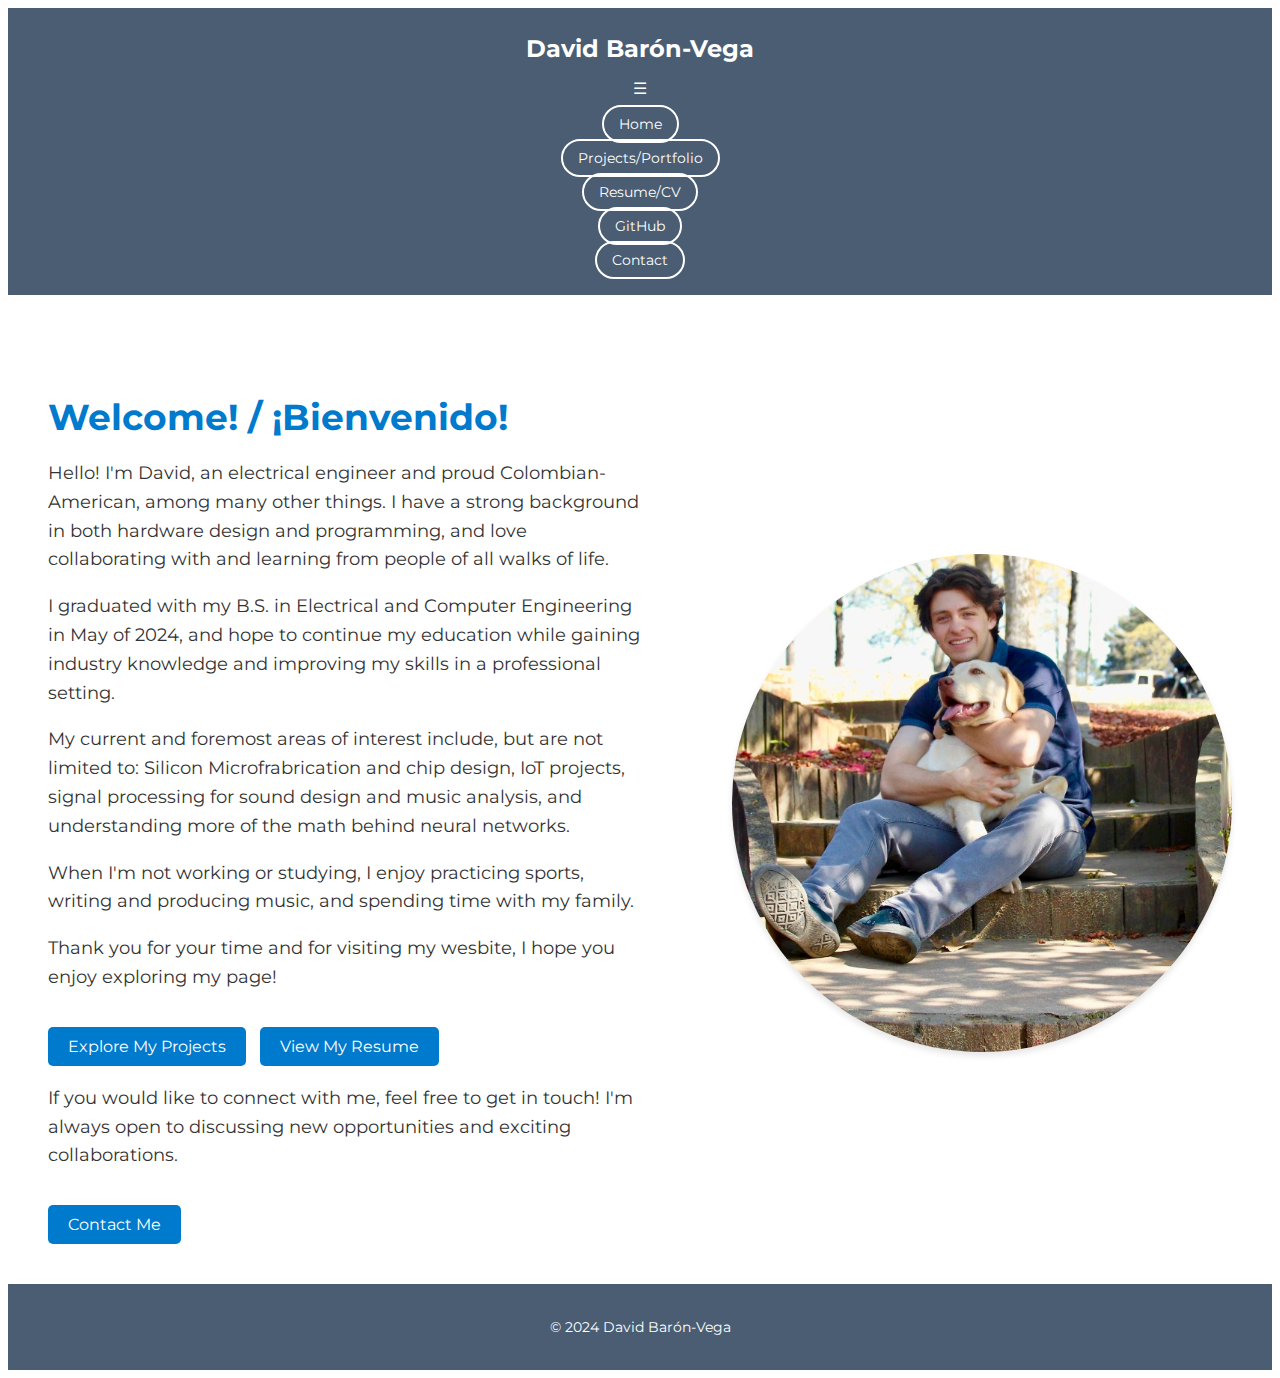
<file: index.html>
<!DOCTYPE html>
<html lang="en">
<head>
    <!-- Google tag (gtag.js) -->
<script async src="https://www.googletagmanager.com/gtag/js?id=G-XN1965XW3L"></script>
<script>
  window.dataLayer = window.dataLayer || [];
  function gtag(){dataLayer.push(arguments);}
  gtag('js', new Date());

  gtag('config', 'G-XN1965XW3L');
</script>
    <link rel="stylesheet" href="styles.css">
    <meta charset="UTF-8">
    <meta name="viewport" content="width=device-width, initial-scale=1.0">
    <title>David Barón-Vega/Home</title>
</head>
<body>
    <header>
        <h1>David Barón-Vega</h1>
        <!-- Add a menu icon for mobile devices -->
        <div class="menu-icon" onclick="toggleMenu()">☰</div>
        <nav id="main-nav">
            <ul>
                <li><a href="index.html">Home</a></li>
                <li><a href="projects.html">Projects/Portfolio</a></li>
                <li><a href="cv-resume.html">Resume/CV</a></li>
                <li><a href="https://github.com/davidbaronvega" target="_blank">GitHub</a></li>
                <li><a href="contact.html">Contact</a></li>
            </ul>
        </nav>
    </header>
    <main>
        <section id="intro">
            <div class="intro-container">
                <div class="intro-text">        
                <h2>Welcome! / ¡Bienvenido!</h2>
                <p>Hello! I'm David, an electrical engineer and proud Colombian-American, among many other things. I have a strong background in both hardware design and programming, and love collaborating with and learning from people of all walks of life.</p>
                <p>I graduated with my B.S. in Electrical and Computer Engineering in May of 2024, and hope to continue my education while gaining industry knowledge and improving my skills in a professional setting.</p>
                <p>My current and foremost areas of interest include, but are not limited to: Silicon Microfrabrication and chip design, IoT projects, signal processing for sound design and music analysis, and understanding more of the math behind neural networks. </p>
                <p>When I'm not working or studying, I enjoy practicing sports, writing and producing music, and spending time with my family.</p>
                <p>Thank you for your time and for visiting my wesbite, I hope you enjoy exploring my page!</p>
                <a href="projects.html" class="cta-button">Explore My Projects</a>
                <a href="cv-resume.html" class="cta-button">View My Resume</a>
                <p>If you would like to connect with me, feel free to get in touch! I'm always open to discussing new opportunities and exciting collaborations.</p>
                <a href="contact.html" class="cta-button">Contact Me</a>
            </div>
            <div class="intro-image">
                <img src="images/img1.jpeg" alt="David Barón-Vega">
            </div>
        </div>
        </section>
    </main>

    <footer>
        <p>&copy; 2024 David Barón-Vega</p>
    </footer>
    <script src="scripts.js"></script>
</body>
</html>
</file>
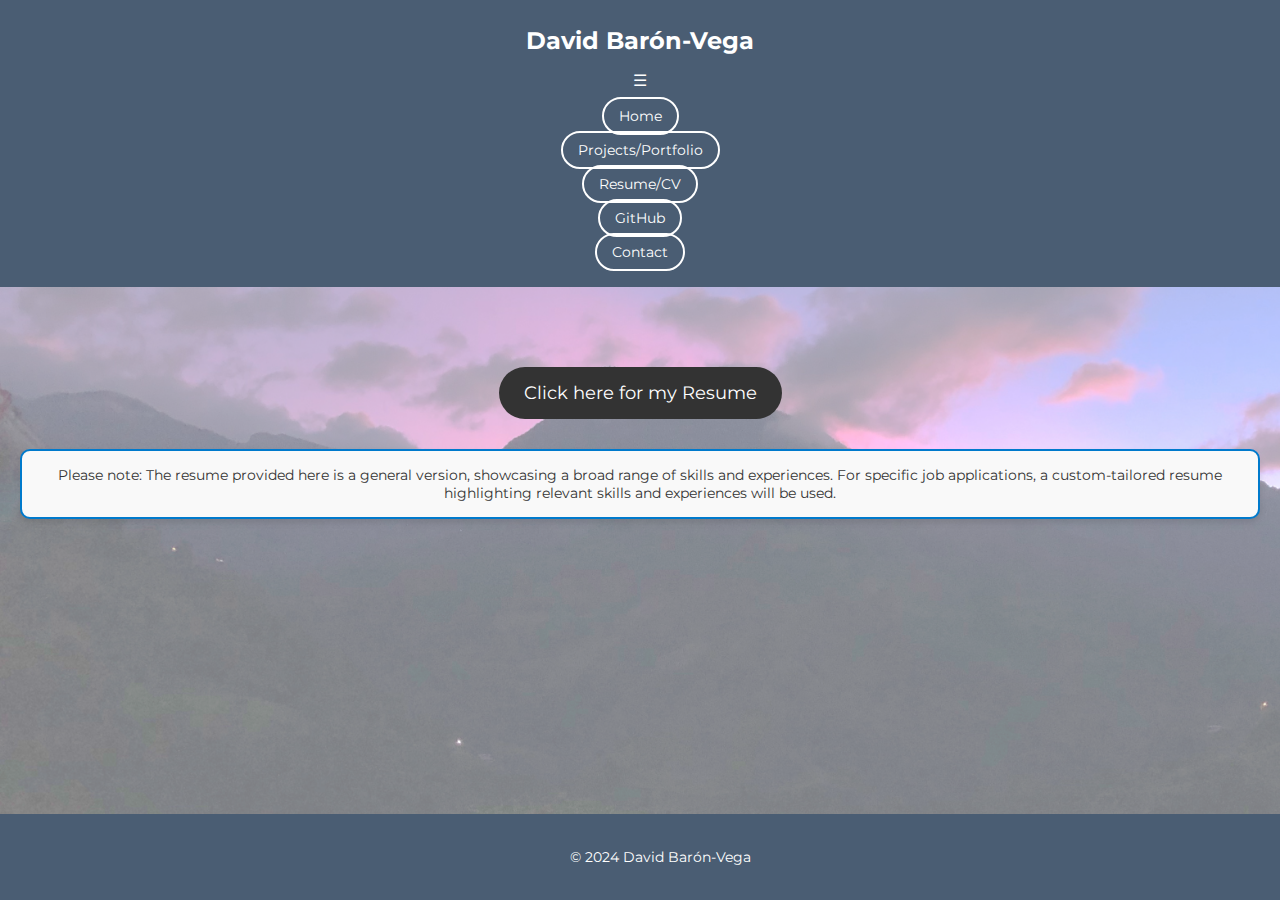
<file: cv-resume.html>
<!DOCTYPE html>
<html lang="en">
<head>
    <!-- Google tag (gtag.js) -->
<script async src="https://www.googletagmanager.com/gtag/js?id=G-XN1965XW3L"></script>
<script>
  window.dataLayer = window.dataLayer || [];
  function gtag(){dataLayer.push(arguments);}
  gtag('js', new Date());

  gtag('config', 'G-XN1965XW3L');
</script>
    <link rel="stylesheet" href="styles.css">
    <meta charset="UTF-8">
    <meta name="viewport" content="width=device-width, initial-scale=1.0">
    <title>David Barón-Vega/CV & Resume</title>
</head>
<body class="resume-page">
    <header>
        <h1>David Barón-Vega</h1>
        <!-- Adding a menu icon for mobile devices -->
        <div class="menu-icon" onclick="toggleMenu()">☰</div>
        <nav id="main-nav">
            <ul>
                <li><a href="index.html">Home</a></li>
                <li><a href="projects.html">Projects/Portfolio</a></li>
                <li><a href="cv-resume.html">Resume/CV</a></li>
                <li><a href="https://github.com/davidbaronvega" target="_blank">GitHub</a></li>
                <li><a href="contact.html">Contact</a></li>
            </ul>
        </nav>
    </header>
    <main>
        <div class="button-container">
            <a href="docs/Resume.BaronVega.David.pdf" target="_blank" class="btn">Click here for my Resume</a>
           <!--
            -->
            <!-- <a href="docs/CV.Baronvega.David.pdf" target="_blank" class="btn">Click here for my CV</a> -->
            <p class="note">Please note: The resume provided here is a general version, showcasing a broad range of skills and experiences. For specific job applications, a custom-tailored resume highlighting relevant skills and experiences will be used.</p>
        </div>
    </main>

    <footer>
        <p>&copy; 2024 David Barón-Vega</p>
    </footer>

    <script src="scripts.js"></script>
</body>
</html>
</file>
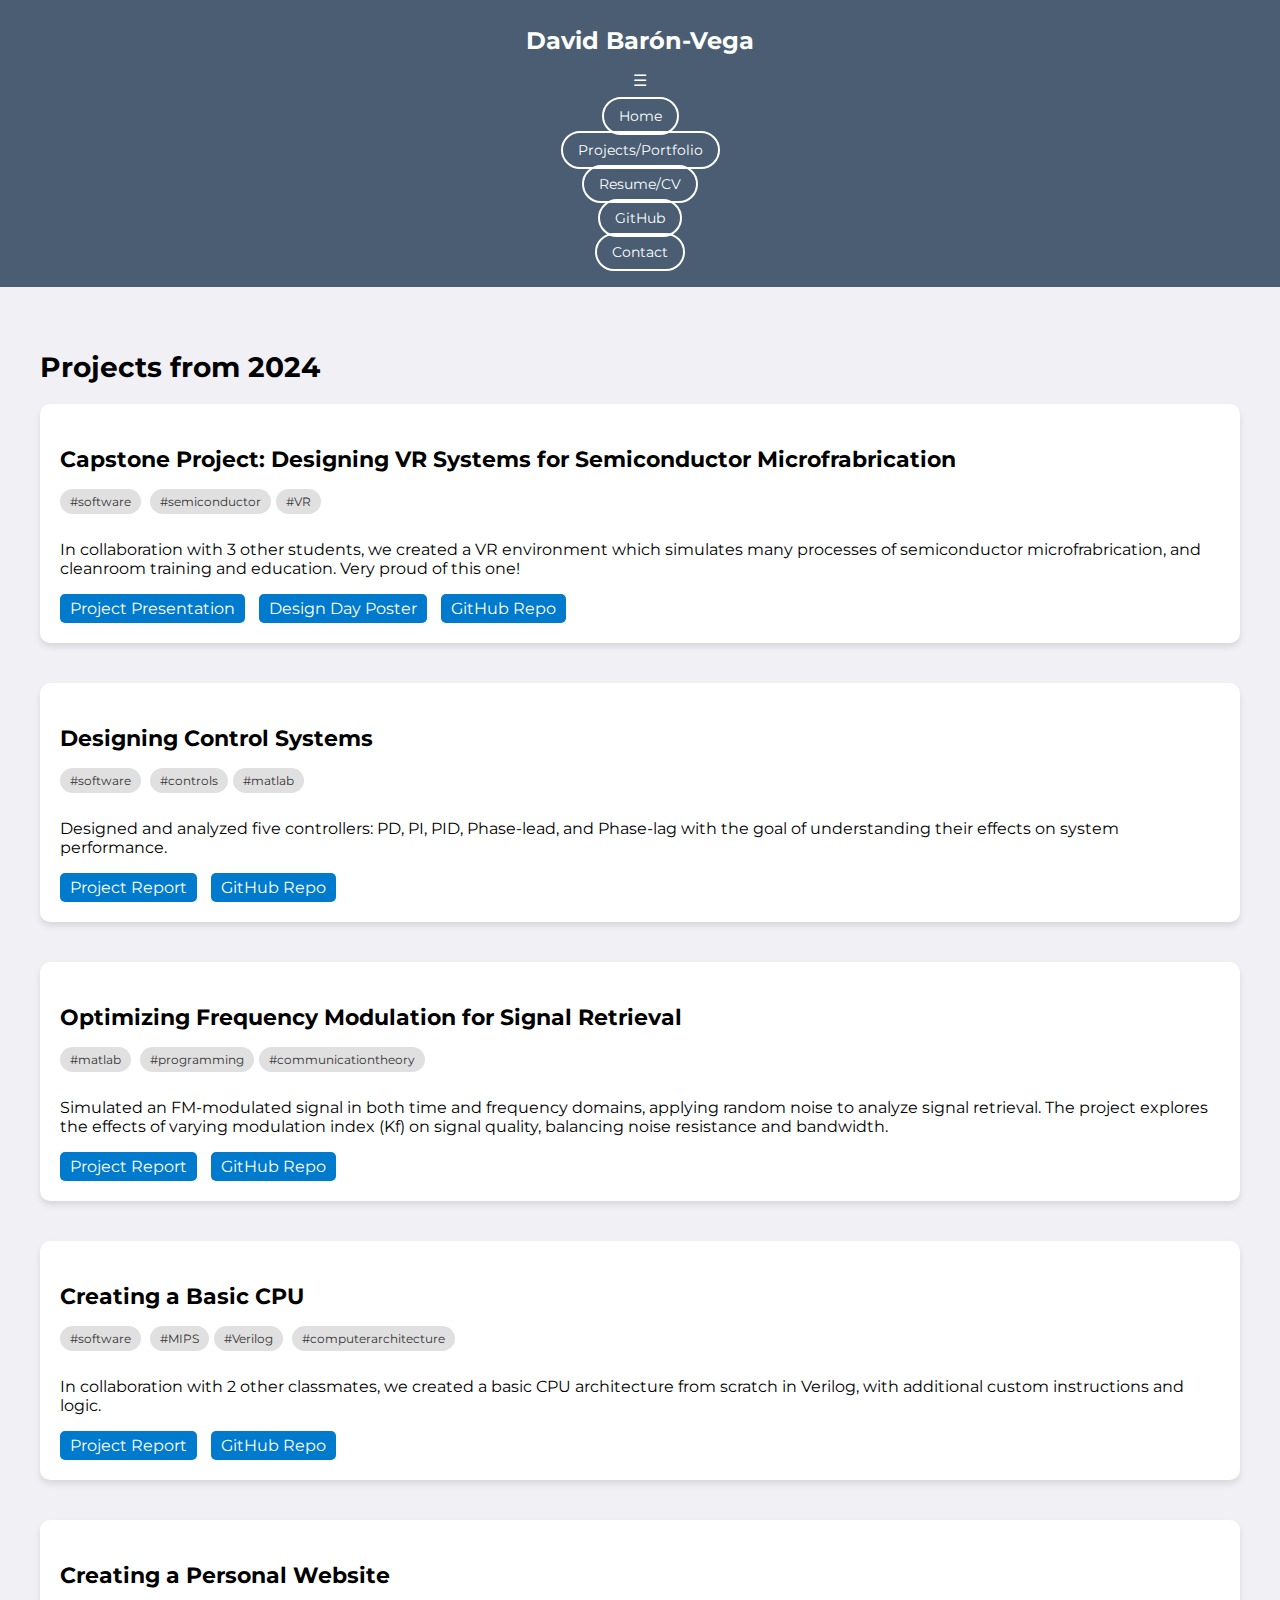
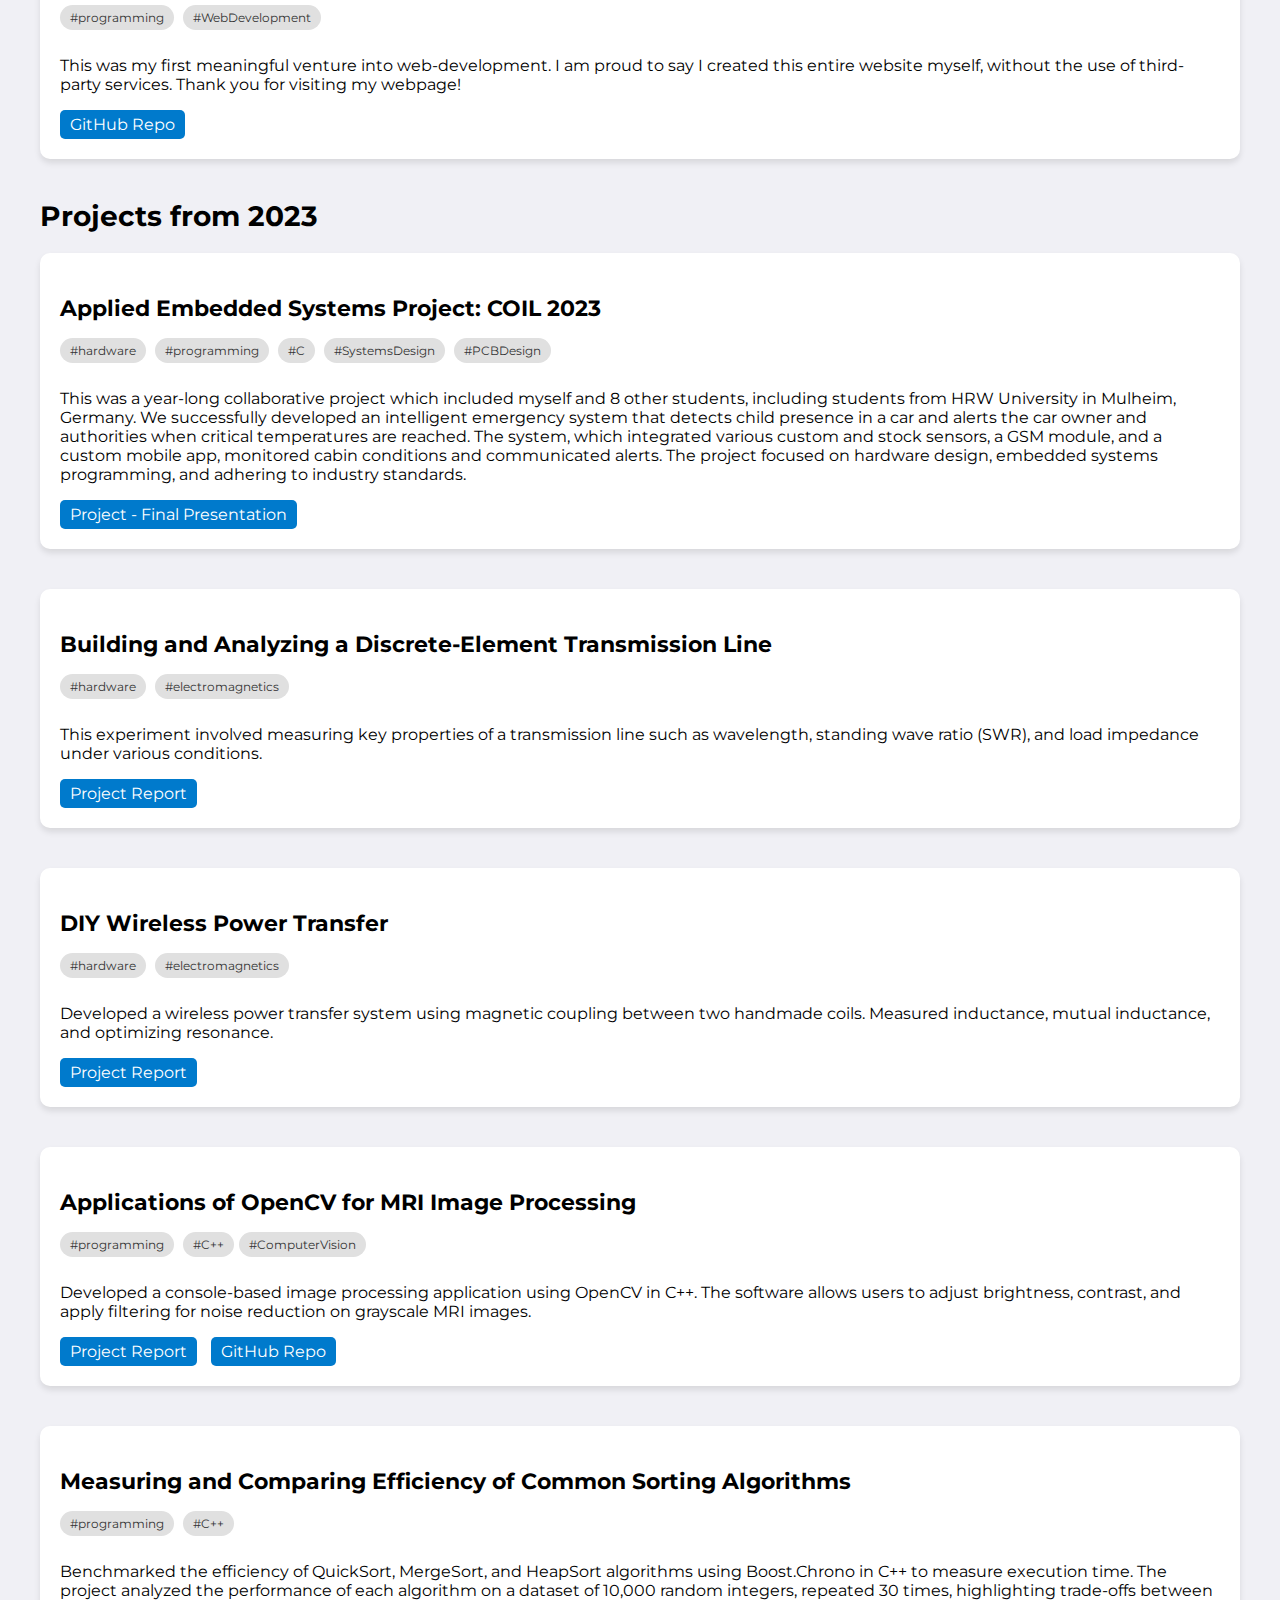
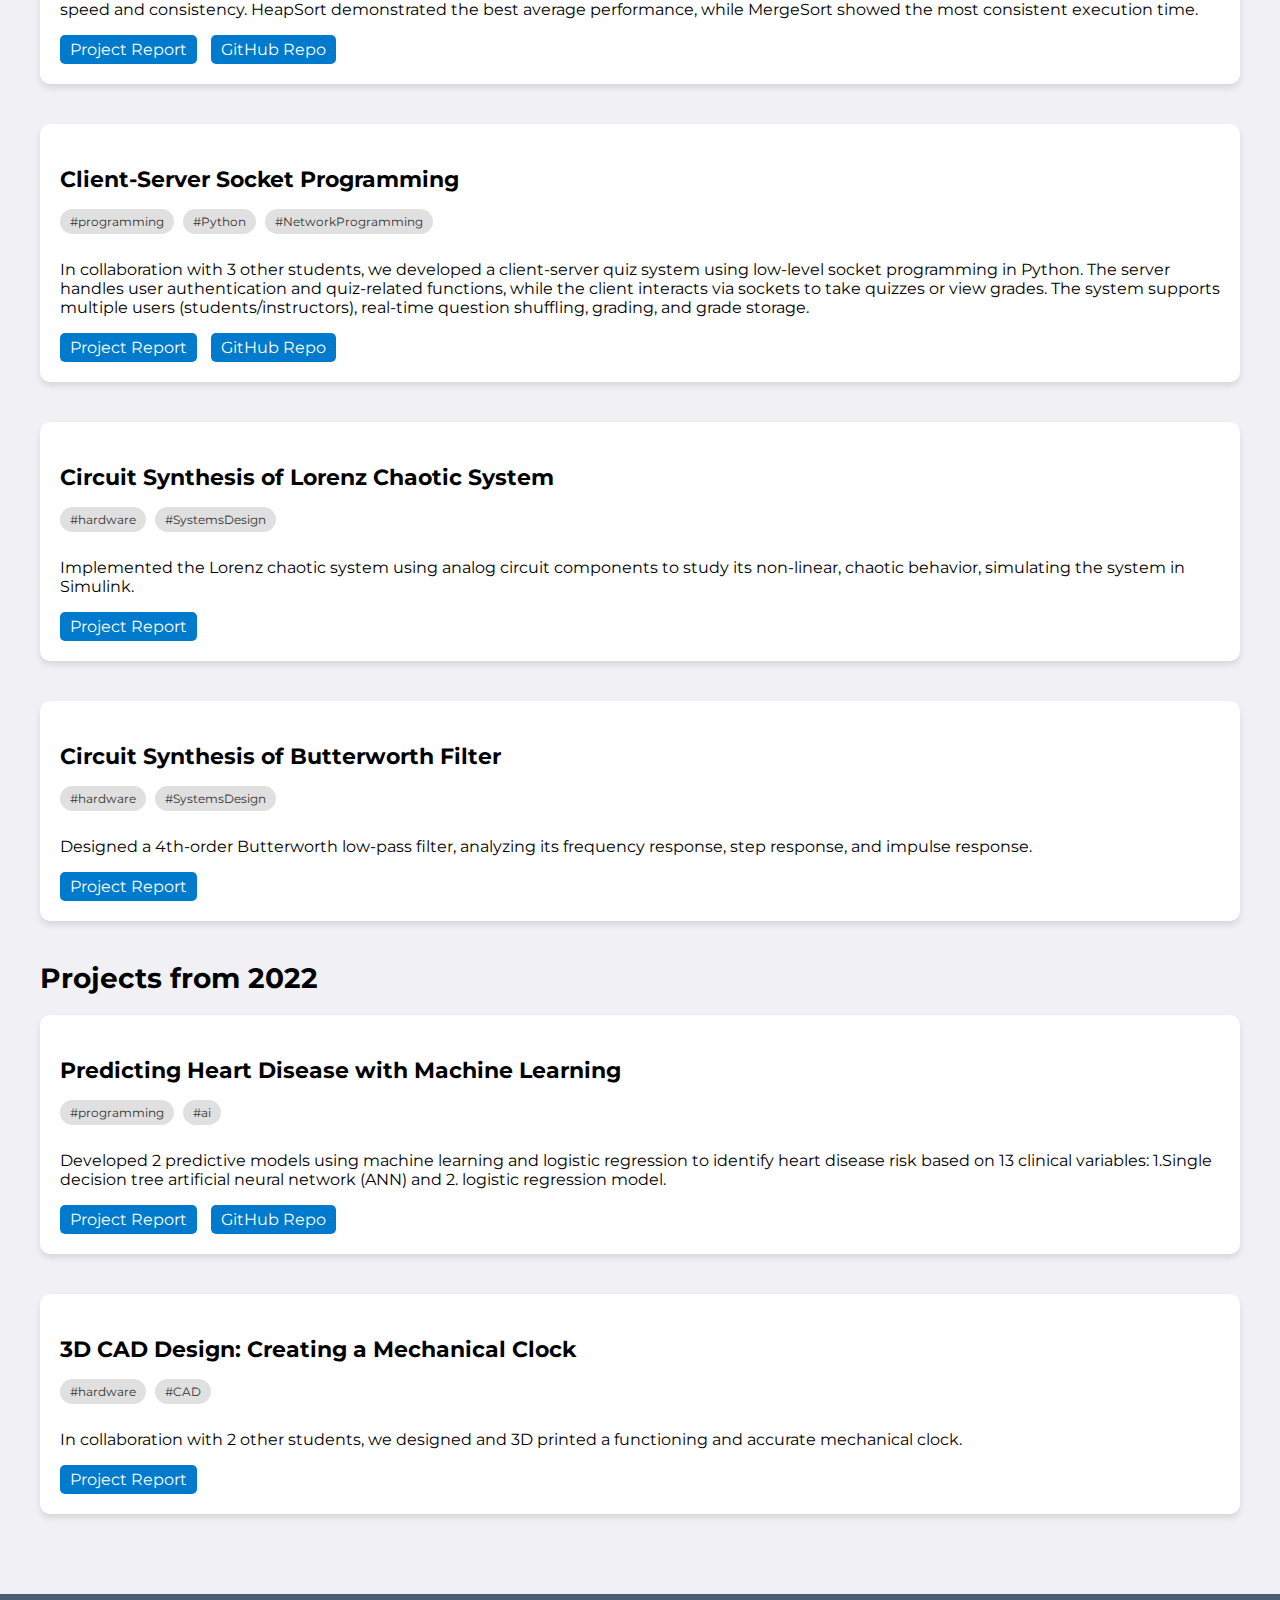
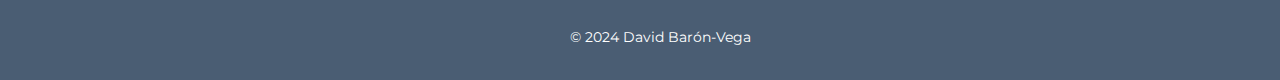
<file: projects.html>
<!DOCTYPE html>
<html lang="en">
<head>
    <!-- Google tag (gtag.js) -->
<script async src="https://www.googletagmanager.com/gtag/js?id=G-XN1965XW3L"></script>
<script>
  window.dataLayer = window.dataLayer || [];
  function gtag(){dataLayer.push(arguments);}
  gtag('js', new Date());

  gtag('config', 'G-XN1965XW3L');
</script>
    <link rel="stylesheet" href="styles.css">
    <meta charset="UTF-8">
    <meta name="viewport" content="width=device-width, initial-scale=1.0">
    <title>David Barón-Vega/Portfolio</title>
</head>
<body class="projects-page"> <!-- Projects-page class -->
    <header>
        <h1>David Barón-Vega</h1>
        <!-- Add a menu icon for mobile devices -->
        <div class="menu-icon" onclick="toggleMenu()">☰</div>
        <nav id="main-nav">
            <ul>
                <li><a href="index.html">Home</a></li>
                <li><a href="projects.html">Projects/Portfolio</a></li>
                <li><a href="cv-resume.html">Resume/CV</a></li>
                <li><a href="https://github.com/davidbaronvega" target="_blank">GitHub</a></li>
                <li><a href="contact.html">Contact</a></li>
            </ul>
        </nav>
    </header>
    <section id="projects-list">
        <!-- Projects for 2024 -->
        <h2>Projects from 2024</h2>
        <div class="project">
            <h3>Capstone Project: Designing VR Systems for Semiconductor Microfrabrication</h3>
            <p class="tags">
                <span>#software</span> <span>#semiconductor</span><span>#VR</span>
            </p>
            <p>In collaboration with 3 other students, we created a VR environment which simulates many processes of semiconductor microfrabrication, and cleanroom training and education. Very proud of this one! </p>
            <div class="project-links">
                <a href="docs/ECE4600.Team4.CapstonePresentation.pdf" target="_blank">Project Presentation</a>
                <a href="docs/4600.Team4.DesignDayPosterDraft.pdf" target="_blank">Design Day Poster</a>
                <a href="https://github.com/davidbaronvega/VR.CleanRoom.Microfabrication" target="_blank">GitHub Repo</a>
            </div>
        </div>

        <div class="project">
            <h3>Designing Control Systems</h3>
            <p class="tags">
                <span>#software</span> <span>#controls</span><span>#matlab</span>
            </p>
            <p>Designed and analyzed five controllers: PD, PI, PID, Phase-lead, and Phase-lag with the goal of understanding their effects on system performance.</p>
            <div class="project-links">
                <a href="docs/ECE4470.FinalProjectReport.BaronVega.David.pdf" target="_blank">Project Report</a>
                <a href="https://github.com/davidbaronvega/dbv.ControlsFinalProject.git" target="_blank">GitHub Repo</a>
            </div>
        </div>
    
        <div class="project">
            <h3>Optimizing Frequency Modulation for Signal Retrieval</h3>
            <p class="tags">
                <span>#matlab</span> <span>#programming</span><span>#communicationtheory</span>
            </p>
            </p>
            <p>Simulated an FM-modulated signal in both time and frequency domains, applying random noise to analyze signal retrieval. The project explores the effects of varying modulation index (Kf) on signal quality, balancing noise resistance and bandwidth.</p>
            <div class="project-links">
                <a href="docs/ECE4700.ComputerProject.GF7068.pdf" target="_blank">Project Report</a>
                <a href="https://github.com/davidbaronvega/CommunicationTheory.FinalProject.git" target="_blank">GitHub Repo</a>
            </div>
        </div>
    
        <div class="project">
            <h3>Creating a Basic CPU</h3>
            <p class="tags">
                <span>#software</span> <span>#MIPS</span><span>#Verilog</span> <span>#computerarchitecture</span>
            </p>
            <p>In collaboration with 2 other classmates, we created a basic CPU architecture from scratch in Verilog, with additional custom instructions and logic.</p>
            <div class="project-links">
                <a href="docs/ECE4680.ProjectReport.baronvega.forta.toghe.docx" target="_blank">Project Report</a>
                <a href="https://github.com/davidbaronvega/CompArch.FinalProject.git" target="_blank">GitHub Repo</a>
            </div>
        </div>

        <div class="project">
            <h3>Creating a Personal Website</h3>
            <p class="tags">
                <span>#programming</span> <span>#WebDevelopment</span>
            </p>
            <p>This was my first meaningful venture into web-development. I am proud to say I created this entire website myself, without the use of third-party services. Thank you for visiting my webpage!</p>
            <div class="project-links">
                <a href="https://github.com/davidbaronvega/davidbaronvega.github.io" target="_blank">GitHub Repo</a>
            </div>
        </div>
        
        <!-- Projects for 2023 -->
        <h2>Projects from 2023</h2>

        <div class="project">
            <h3>Applied Embedded Systems Project: COIL 2023</h3>
            <p class="tags">
                <span>#hardware</span> <span>#programming</span> <span>#C</span> <span>#SystemsDesign</span> <span>#PCBDesign</span>
            </p>
            <p>This was a year-long collaborative project which included myself and 8 other students, including students from HRW University in Mulheim, Germany. We successfully developed an intelligent emergency system that detects child presence in a car and alerts the car owner and authorities when critical temperatures are reached. The system, which integrated various custom and stock sensors, a GSM module, and a custom mobile app, monitored cabin conditions and communicated alerts. The project focused on hardware design, embedded systems programming, and adhering to industry standards.</p>
            <div class="project-links">
                <a href="docs/COIL2023FinalPresentation.pdf" target="_blank">Project - Final Presentation</a>
            </div>
        </div>

        <div class="project">
            <h3>Building and Analyzing a Discrete-Element Transmission Line</h3>
            <p class="tags">
                <span>#hardware</span> <span>#electromagnetics</span>
            </p>
            <p>This experiment involved measuring key properties of a transmission line such as wavelength, standing wave ratio (SWR), and load impedance under various conditions.</p>
            <div class="project-links">
                <a href="docs/ECE4800.Project2.BaronVega.David.pdf" target="_blank">Project Report</a>
            </div>
        </div>

        <div class="project">
            <h3>DIY Wireless Power Transfer</h3>
            <p class="tags">
                <span>#hardware</span> <span>#electromagnetics</span>
            </p>
            <p>Developed a wireless power transfer system using magnetic coupling between two handmade coils. Measured inductance, mutual inductance, and optimizing resonance.</p>
            <div class="project-links">
                <a href="docs/BaronVega.David.ECE4800.Project1.pdf" target="_blank">Project Report</a>
            </div>
        </div>

        <div class="project">
            <h3>Applications of OpenCV for MRI Image Processing</h3>
            <p class="tags">
                <span>#programming</span> <span>#C++</span><span>#ComputerVision</span>
            </p>
            <p>Developed a console-based image processing application using OpenCV in C++. The software allows users to adjust brightness, contrast, and apply filtering for noise reduction on grayscale MRI images.</p>
            <div class="project-links">
                <a href="docs/ECE4050.Project2Report.pdf" target="_blank">Project Report</a>
                <a href="https://github.com/davidbaronvega/ECE4050.OpenCVProject" target="_blank">GitHub Repo</a>
            </div>
        </div>

        <div class="project">
            <h3>Measuring and Comparing Efficiency of Common Sorting Algorithms</h3>
            <p class="tags">
                <span>#programming</span> <span>#C++</span>
            </p>
            <p>Benchmarked the efficiency of QuickSort, MergeSort, and HeapSort algorithms using Boost.Chrono in C++ to measure execution time. The project analyzed the performance of each algorithm on a dataset of 10,000 random integers, repeated 30 times, highlighting trade-offs between speed and consistency. HeapSort demonstrated the best average performance, while MergeSort showed the most consistent execution time.</p>
            <div class="project-links">
                <a href="docs/ECE4050.Project3Report.pdf" target="_blank">Project Report</a>
                <a href="https://github.com/davidbaronvega/ECE4050.SortingAlgos" target="_blank">GitHub Repo</a>
            </div>
        </div>
        <div class="project">
            <h3>Client-Server Socket Programming</h3>
            <p class="tags">
                <span>#programming</span> <span>#Python</span> <span>#NetworkProgramming</span>
            </p>
            <p>In collaboration with 3 other students, we developed a client-server quiz system using low-level socket programming in Python. The server handles user authentication and quiz-related functions, while the client interacts via sockets to take quizzes or view grades. The system supports multiple users (students/instructors), real-time question shuffling, grading, and grade storage.</p>
            <div class="project-links">
                <a href="docs/BaronVega.Hamza.McCoy.Yassine.ECE5650.Team2.FinalProjectReport.docx" target="_blank">Project Report</a>
                <a href="https://github.com/davidbaronvega/dbv.SocketProgramming.git" target="_blank">GitHub Repo</a>
            </div>
        </div>
        <div class="project">
            <h3>Circuit Synthesis of Lorenz Chaotic System</h3>
            <p class="tags">
                <span>#hardware</span> <span>#SystemsDesign</span>
            </p>
            <p>Implemented the Lorenz chaotic system using analog circuit components to study its non-linear, chaotic behavior, simulating the system in Simulink.</p>
            <div class="project-links">
                <a href="docs/ECE4331.Experiment5.DavidBaronVega.pdf" target="_blank">Project Report</a>
            </div>
        </div>

        <div class="project">
            <h3>Circuit Synthesis of Butterworth Filter</h3>
            <p class="tags">
                <span>#hardware</span> <span>#SystemsDesign</span>
            </p>
            <p>Designed a 4th-order Butterworth low-pass filter, analyzing its frequency response, step response, and impulse response.</p>
            <div class="project-links">
                <a href="docs/ECE4331.Experiment6.DavidBaronVega.pdf" target="_blank">Project Report</a>
            </div>
        </div>

        <!-- Projects for 2022 -->
        <h2>Projects from 2022</h2>

        <div class="project">
            <h3>Predicting Heart Disease with Machine Learning </h3>
            <p class="tags">
                <span>#programming</span> <span>#ai</span>
            </p>
            <p>Developed 2 predictive models using machine learning and logistic regression to identify heart disease risk based on 13 clinical variables: 1.Single decision tree artificial neural network (ANN) and 2. logistic regression model. </p>
            <div class="project-links">
                <a href="docs/BE2100.FinalProjectPresentation.davidbaronvega.pdf" target="_blank">Project Report</a>
                <a href="https://github.com/davidbaronvega/dbv.BE2100FinalProject" target="_blank">GitHub Repo</a>
            </div>
        </div>

        <div class="project">
            <h3>3D CAD Design: Creating a Mechanical Clock</h3>
            <p class="tags">
                <span>#hardware</span> <span>#CAD</span>
            </p>
            <p>In collaboration with 2 other students, we designed and 3D printed a functioning and accurate mechanical clock.</p>
            <div class="project-links">
                <a href="docs/MechanicalClock.pres.pdf" target="_blank">Project Report</a>
            </div>
        </div>
    
        <!-- Projects for 2021 -->
        <!--
        
        <h2>Projects from 2021</h2>
        <div class="project">
            <h3>3D CAD Design: Creating a Mechanical Clock</h3>
            <p class="tags">
                <span>#hardware</span> <span>#CAD</span>
            </p>
            <p>In collaboration with 2 other students, we designed and 3D printed a functioning and accurate mechanical clock.</p>
            <div class="project-links">
                <a href="path_to_2021_file.docx" target="_blank">Download Project Report</a>
            </div>
        </div>

        <div class="project">
            <h3>Project Title for 2021-2</h3>
            <p class="tags">
                <span>#programming</span> <span>#hardware</span>
            </p>
            <p>Brief description of the project in 2021, outlining the main goal or achievement.</p>
            <div class="project-links">
                <a href="path_to_2021_file.docx" target="_blank">Download Project Report</a>
                <a href="github_link_2021" target="_blank">GitHub Repo</a>
            </div>
        </div>

        <div class="project">
            <h3>Project Title for 2021-3</h3>
            <p class="tags">
                <span>#programming</span> <span>#hardware</span>
            </p>
            <p>Brief description of the project in 2021, outlining the main goal or achievement.</p>
            <div class="project-links">
                <a href="path_to_2021_file.docx" target="_blank">Download Project Report</a>
                <a href="github_link_2021" target="_blank">GitHub Repo</a>
            </div>
        </div>
    
        -->
    </section>
    
    <footer>
        <p>&copy; 2024 David Barón-Vega</p>
    </footer>
    <script src="scripts.js"></script>
</body>
</html>
</file>
<file: styles.css>
@import url('https://fonts.googleapis.com/css2?family=Montserrat:ital,wght@0,100..900;1,100..900&display=swap');



body {
    font-family: 'Montserrat', sans-serif;
}


header {
    background-color: #4a5d73;
    color: #fff;
    padding: 10px 0;
    text-align: center;
}

nav ul {
    list-style-type: none;
    padding: 0;
}

nav ul li {
    display: inline;
    margin-right: 20px;
}

nav ul li a {
    color: #fff;
    text-decoration: none;
}

section {
    margin: 20px;
}

footer {
    background-color: #4a5d73;
    color: #fff;
    text-align: center;
    padding: 10px 0;
    position: fixed;
    bottom: 0;
    width: 100%;
}



/* Styling the navigation links */
nav ul li a {
    color: #fff;
    text-decoration: none;
    padding: 10px 15px;
    border: 2px solid #fff;
    border-radius: 50px;  /* Makes the borders circular */
    transition: background-color 0.3s ease, color 0.3s ease;  /* Smooth transition - hover effects */
}

/* hover effect */
nav ul li a:hover {
    background-color: #fff;
    color: #333;  /* Changing text color when hovering */
}
/* social media icons styling */
#social-media a img {
    transition: transform 0.3s ease;
}

/* hover effect - sm links */
#social-media a:hover img {
    transform: scale(1.25);  /* Enlarge the icon on hover */
}

/* contact page formatting */
.contact-page p {
    font-size: 28px;  
}
/* Adding space between sections */
.contact-page section {
    margin-top: 40px;  
    margin-bottom: 40px;
}

/* Add space above and below headers inside sections */
.contact-page h2 {
    margin-top: 20px;  
    margin-bottom: 20px;  
}

/* Adding space below the header inside the header section */
.contact-page header {
    margin-bottom: 40px;
}

/* Adding space above the footer */
.contact-page footer {
    margin-top: 40px;
}


/* About Me Section */
/* About Me Section */
.about-me {
    display: flex;
    justify-content: space-between;
    align-items: flex-start;
    padding: 20px;
    flex-wrap: wrap; /* Allows wrapping on smaller screens */
}

/* Style the profile picture */
.profile-pic {
    max-width: 20%; /* Ensure the image takes up no more than 1/4 or 1/5 of the page */
    height: auto; /* Maintain the aspect ratio */
    border-radius: 10px; /* Optional: Adds rounded corners */
    margin-left: auto; /* Aligns the image to the right */
}

/* Style the text in the About Me section */
.about-text {
    flex: 1; /* Takes up the remaining space */
    margin-right: 20px; /* Adds some space between text and image */
    max-width: 75%; /* Limits the text width */
}

@media screen and (max-width: 768px) {
    /* On smaller screens, stack the image above the text */
    .about-me {
        flex-direction: column;
        align-items: center;
    }

    .profile-pic {
        max-width: 50%; /* Make the image larger on mobile devices */
        margin-bottom: 20px; /* Add space below the image */
    }

    .about-text {
        max-width: 100%;
        text-align: center; /* Center the text on mobile devices */
    }
}




/* Apply Flexbox to the body to manage layout */
body.resume-page {
    display: flex;
    flex-direction: column;
    min-height: 100vh; /* Ensure the page takes up the full height of the viewport */
    margin: 0; /* Remove any default margin */
}

/* Make sure the content area expands to push the footer down */
body.resume-page > main {
    flex: 1; /* Allows the content to take up available space */
}

/* Styling the "Please note" text to look like a button */
.note {
    background-color: #f9f9f9; /* Light background color */
    border: 2px solid #007acc; /* Border to match the buttons */
    color: #333; /* Text color */
    padding: 15px 20px; /* Add some padding */
    border-radius: 10px; /* Rounded corners */
    margin-top: 20px; /* Space above the note */
    font-size: 14px; /* Font size */
    text-align: center; /* Center align the text */
    box-shadow: 0 4px 6px rgba(0, 0, 0, 0.1); /* Add subtle shadow */
}

/* Footer styles */
footer {
    background-color: #4a5d73;
    color: #fff;
    text-align: center;
    padding: 10px 0; /* Keep padding minimal to avoid large footer */
    width: 100%;
    margin-top: auto; /* Push footer to the bottom */
    height: auto; /* Footer height adjusts based on content */
    flex-shrink: 0; /* Prevent the footer from shrinking or growing */
    font-size: 14px; /* Adjust font size if needed */
}


.resume-page::before {
    content: "";
    position: absolute;
    top: 0;
    left: 0;
    right: 0;
    bottom: 0;
    background-image: url('images/img3.jpeg'); /* Double check the path pls */
    background-size: cover;
    background-position: center;
    background-repeat: no-repeat;
    opacity: 0.5; /* transparency */
    z-index: -1;
}

/* Ensuring content and footer are positioned correctly */
body.resume-page > *:not(header) {
    position: relative;
    z-index: 2;
    padding: 20px; 
}


/* Applying the background image and overlay to the content area only */
.contact-page {
    background-color: transparent; /* Ensure the background starts as transparent */
    padding-top: 0px; /* Adjust this to match the height of your header */
    padding-bottom: 0px; /* Add padding to prevent overflow beyond footer */
    position: relative;
}

.contact-page::before {
    content: "";
    position: absolute;
    top: 0;
    left: 0;
    right: 0;
    bottom: 0;
    background-image: url('images/img5.jpeg');
    background-size: cover;
    background-position: center;
    background-repeat: no-repeat;
    opacity: 0.5; /* transparency */
    z-index: -1;
}

/* Ensuring content and footer are positioned correctly */
body.contact-page > *:not(header) {
    position: relative;
    z-index: 2;
    padding: 20px; /* padding to all sections */
}

/* Media query for mobile devices */
@media screen and (max-width: 768px) {
    /* Show the menu icon on mobile */
    .menu-icon {
        display: block;
    }

    /* Adjust email text size for mobile */
    .contact-page p {
        font-size: 14px; /* Reduce the font size for better fit */
        line-height: 1.4; /* Adjust line height to maintain readability */
        word-wrap: break-word; /* Ensure long text (like emails) wraps correctly */
    }

    /* Optionally reduce padding */
    body.contact-page > *:not(header) {
        padding: 10px; /* Reduce padding on smaller screens */
    }
}

    
    /* Hiding the nav menu by default: OFF */
    /*
    #main-nav {
        display: none;
    }
    */

    /* Showing the nav menu when toggled */
    #main-nav.active {
        display: block;
        background-color: #333;
        padding: 10px;
        border-radius: 10px;
    }

    /* Styling the menu items */
    nav ul {
        flex-direction: column;
        align-items: center;
    }

    nav ul li {
        display: block;
        margin-bottom: 15px; /* space between buttons */
        margin-right: 0;
    }

    nav ul li a {
        padding: 8px 15px;  /* padding */
        font-size: 14px;  /* font size */
        border-radius: 20px;  /* Slightly reducing the border radius */
    }

    header h1 {
        font-size: 24px; /* Reducing header font size for smaller screens */
    }

    section {
        padding: 15px 10px; /* Reducing padding in sections for smaller screens */
    }
    
    /* Adjust the footer */
    footer {
        position: relative; /* Removing the fixed position on small screens */
        padding: 20px 0;
    }






/* Resume Page Styling */

/* Centering buttons container */
.button-container {
    display: flex;
    flex-direction: column;
    align-items: center;
    margin-top: 50px;
}

/* Styling the buttons */
.btn {
    display: inline-block;
    padding: 15px 25px;
    margin: 10px;
    background-color: #333;
    color: #fff;
    text-decoration: none;
    border-radius: 50px;
    transition: background-color 0.3s ease, transform 0.3s ease;
    font-size: 18px;
    text-align: center;
}

.btn:hover {
    background-color: #555;
    transform: scale(1.05);
}

#intro {
    margin-top: 50px;
    padding: 20px;
}

.intro-container {
    display: flex;
    align-items: center;
    justify-content: space-between; /* Ensures space between text and image */
}

.intro-text {
    flex: 2; /* Takes up more space for the text */
    text-align: left; /* Left-aligns the text */
    max-width: 600px; /* Optional: Limit the width for readability */
}

.intro-text h2 {
    font-size: 36px;
    color: #007acc;
    margin-bottom: 20px;
}

.intro-text p {
    font-size: 18px;
    line-height: 1.6;
    color: #333;
    margin-bottom: 15px;
}

/* CTA Button Styling */
.cta-button {
    display: inline-block;
    background-color: #007acc;
    color: #fff;
    padding: 10px 20px;
    text-decoration: none;
    border-radius: 5px;
    margin: 20px 10px 0 0;
    transition: background-color 0.3s ease;
}

.cta-button:hover {
    background-color: #005f99;
}

/* Styling the profile image */
.intro-image img {
    width: 500px; /* Increase the size of the image */
    border-radius: 50%;
    box-shadow: 0 4px 6px rgba(0, 0, 0, 0.1); /* Add a subtle shadow */
    margin-left: 20px; /* Space between the image and text */
}

/* Mobile responsiveness */
@media screen and (max-width: 768px) {
    .intro-container {
        flex-direction: column;
        align-items: center;
    }

    .intro-text {
        text-align: center; /* Center-align text on mobile */
        margin-bottom: 20px;
    }

    .intro-image img {
        margin-left: 0;
        margin-top: 20px;
    }
}

/* Projects Page Design */

/* Apply Flexbox to the body to manage layout for the projects page */
body.projects-page {
    display: flex;
    flex-direction: column;
    min-height: 100vh; /* Ensure the page takes up the full height of the viewport */
    margin: 0; /* Remove any default margin */
    background-color: #f0f0f5; /* Light grey-blue background color */
}

/* Ensure the content area expands to push the footer down */
body.projects-page > main {
    flex: 1; /* Allows the content to take up available space */
}

/* Background and footer positioning */
body.projects-page > *:not(header) {
    position: relative;
    z-index: 2;
    padding: 20px;
}

/* Increase font size for "Projects from 202x" */
#projects-list h2 {
    font-size: 28px; /* Font size for year headers */
    font-weight: bold;
    margin-bottom: 20px;
}

/* Increase font size for project titles */
.project h3 {
    font-size: 22px; /* Larger font size for project titles */
    font-weight: bold;
    margin-bottom: 10px;
}

/* Spacing between projects */
.project {
    margin-bottom: 40px;
    padding: 20px;
    background-color: #fff;
    border-radius: 10px;
    box-shadow: 0 4px 6px rgba(0, 0, 0, 0.1);
}

/* Styling the tags */
.project .tags span {
    background-color: #e0e0e0;
    color: #333;
    padding: 5px 10px;
    border-radius: 15px;
    font-size: 12px;
    margin-right: 5px;
    margin-bottom: 10px;
    display: inline-block;
}

/* Styling project links */
.project-links a {
    display: inline-block;
    margin-right: 10px;
    padding: 5px 10px;
    background-color: #007acc;
    color: #fff;
    text-decoration: none;
    border-radius: 5px;
    transition: background-color 0.3s ease;
}
.project-links a:hover {
    background-color: #005f99;
}

/* Mobile responsiveness */
@media screen and (max-width: 768px) {
    /* Footer on mobile */
    footer {
        position: relative;
        margin-top: 20px;
        padding: 20px 0;
    }

    /* Smaller font for mobile screens */
    #projects-list h2 {
        font-size: 24px;
    }

    .project h3 {
        font-size: 20px;
    }

    .project p {
        font-size: 14px;
    }
}
</file>
